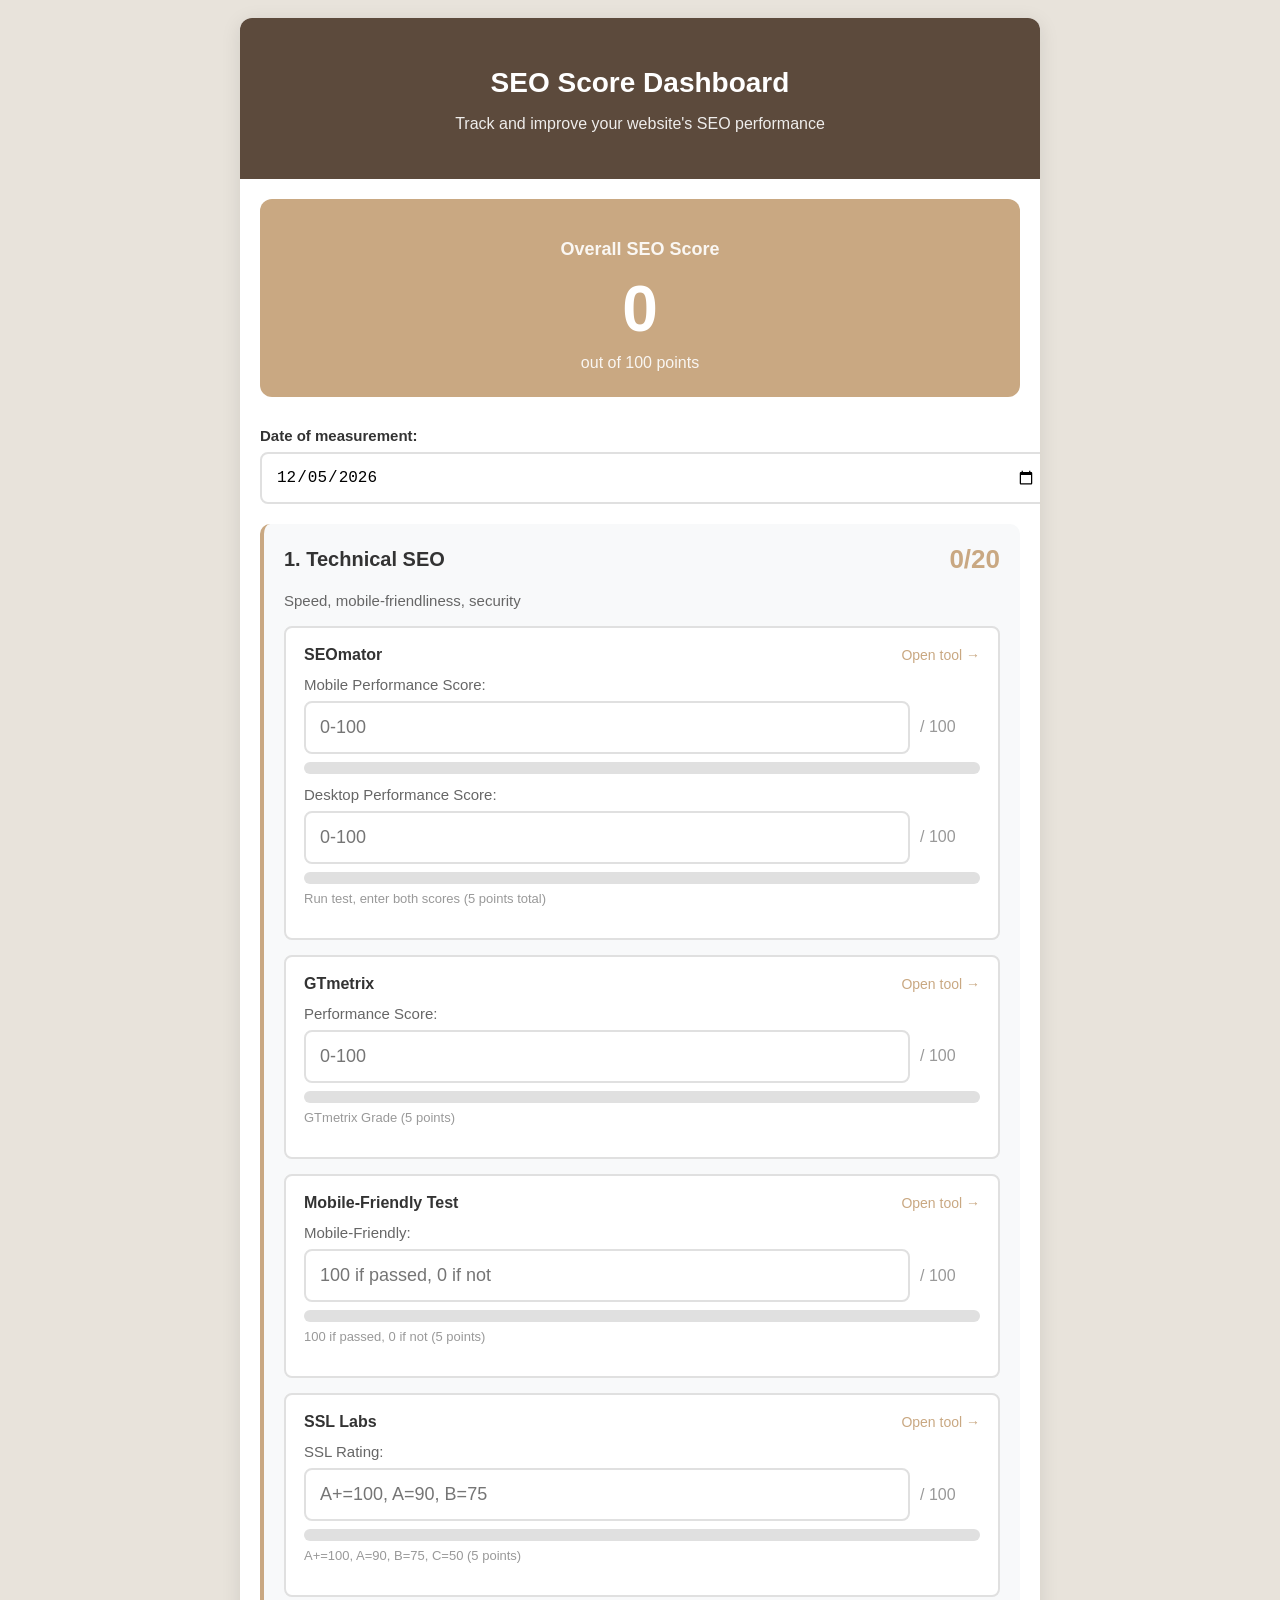
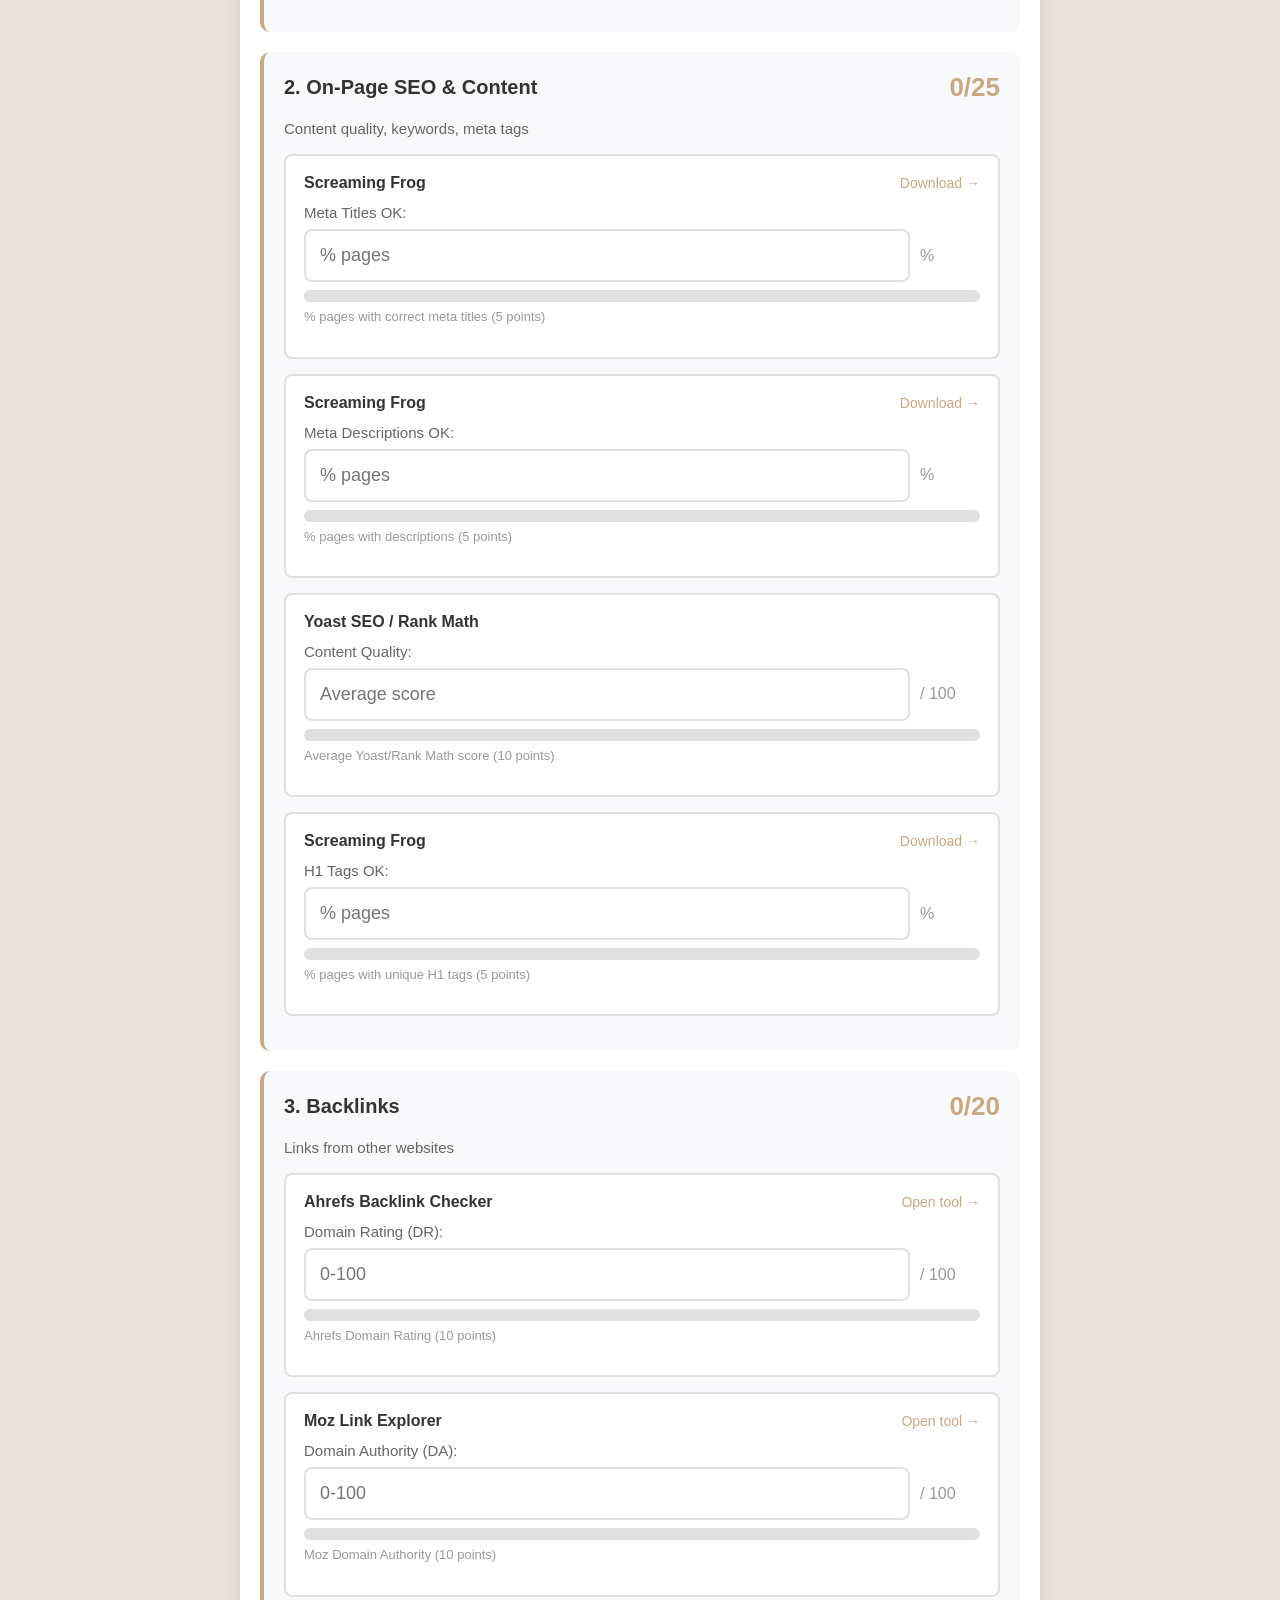
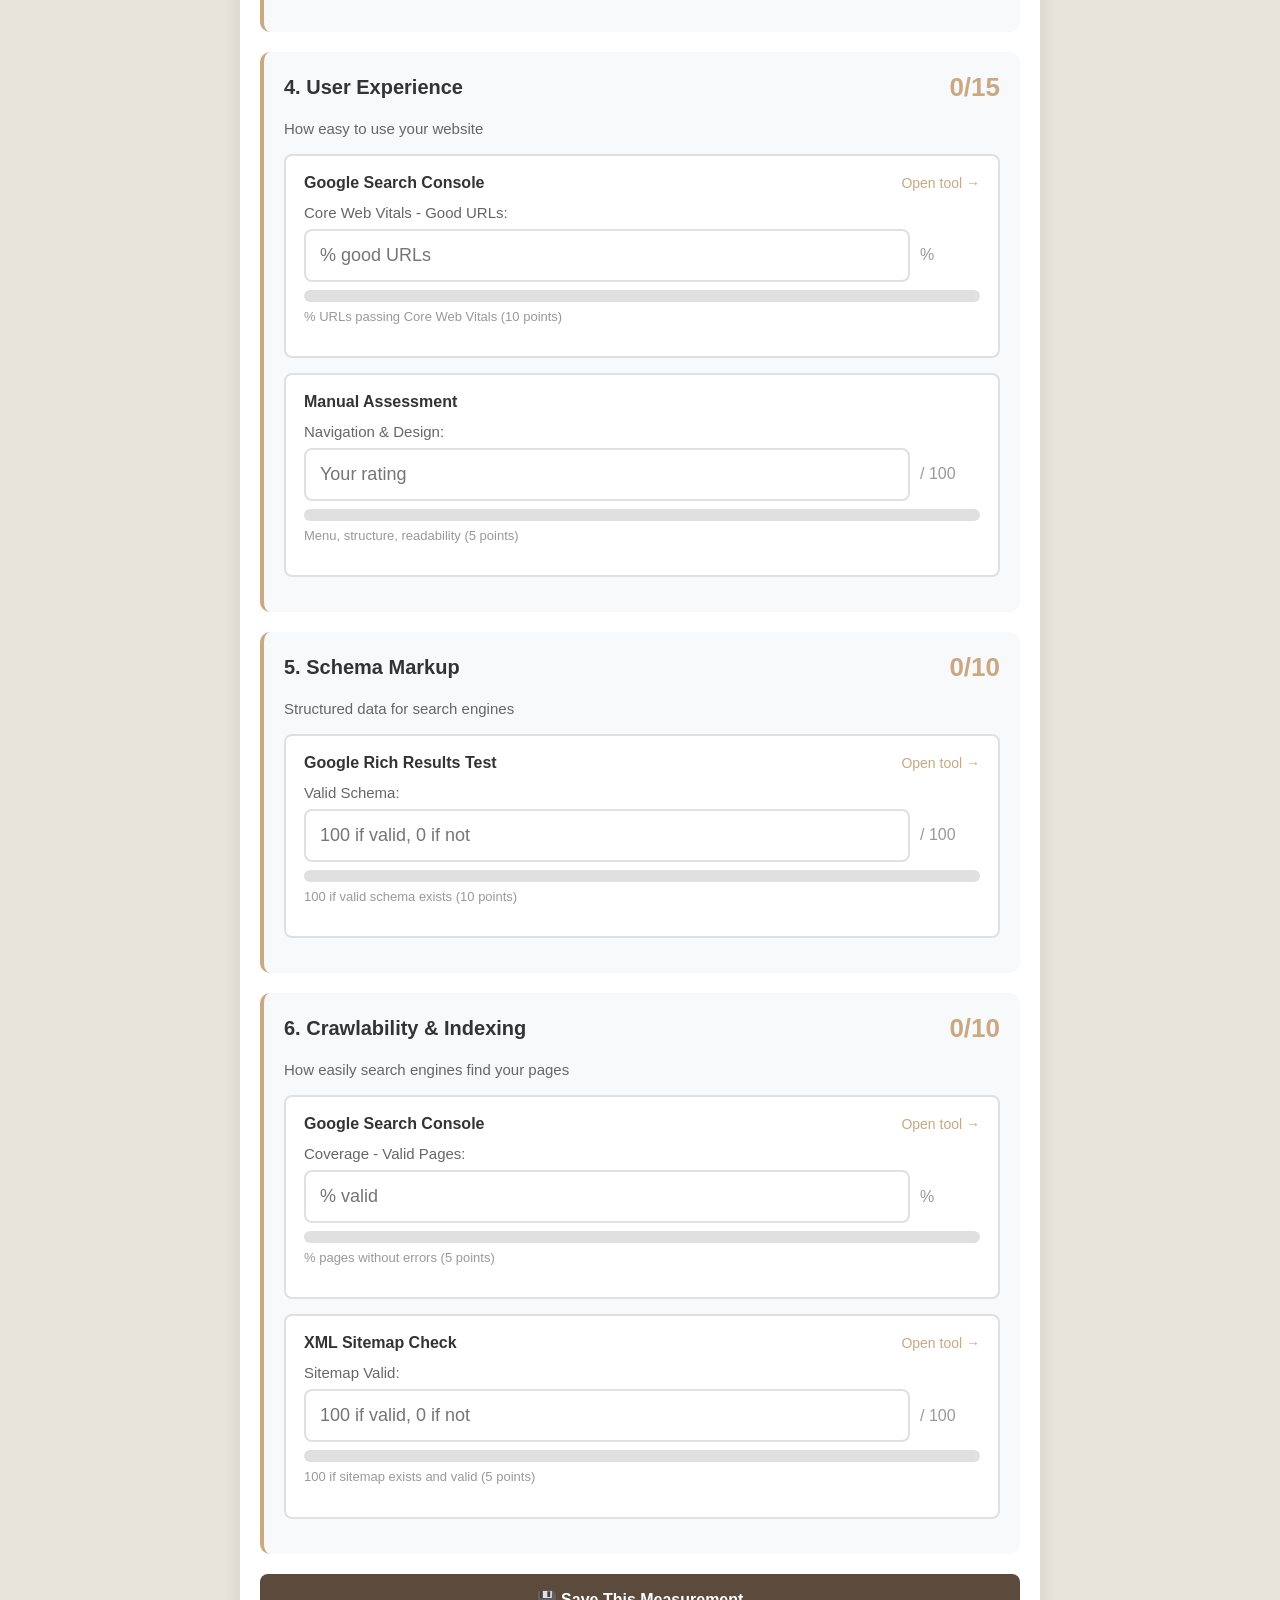
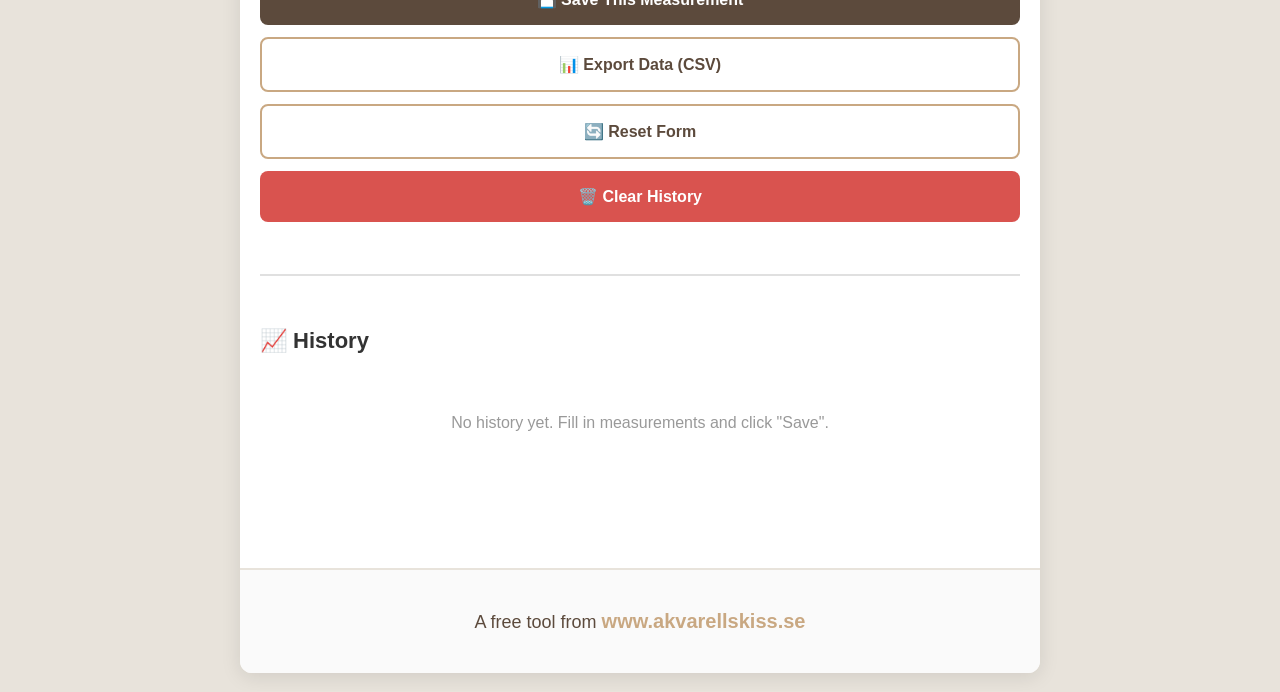
<file: old-seo-dashboard.html>
<!DOCTYPE html>
<html lang="en">
<head>
    <meta charset="UTF-8">
    <meta name="viewport" content="width=device-width, initial-scale=1.0">
    <title>SEO Score Dashboard - Track Your Website Performance</title>
    <link rel="stylesheet" href="style.css">
</head>
<body>
    <div class="container">
        <div class="header">
            <h1>SEO Score Dashboard</h1>
            <p>Track and improve your website's SEO performance</p>
        </div>
        
        <div class="main-content">
            <div class="overall-score">
                <h2>Overall SEO Score</h2>
                <div class="score-display" id="overallScore">0</div>
                <div class="score-label">out of 100 points</div>
            </div>
            
            <div>
                <label for="checkDate" style="font-size: 15px; font-weight: 600; margin-bottom: 8px; display: block;">Date of measurement:</label>
                <input type="date" id="checkDate" class="date-input">
            </div>
            
            <!-- Technical SEO -->
            <div class="category">
                <div class="category-header">
                    <div class="category-title">1. Technical SEO</div>
                    <div class="category-score" id="techScore">0/20</div>
                </div>
                <div class="category-description">Speed, mobile-friendliness, security</div>
                
                <div class="tool">
                    <div class="tool-header">
                        <span class="tool-name">SEOmator</span>
                        <https://seomator.com/mobile-friendly-test" target="_blank" class="tool-link">Open tool →</a>
                    </div>
                    
                    <div class="score-input-group">
                        <label>Mobile Performance Score:</label>
                        <div class="input-row">
                            <input type="number" min="0" max="100" id="pagespeed_mobile" data-category="tech" data-weight="2.5" placeholder="0-100">
                            <span class="unit">/ 100</span>
                        </div>
                        <div class="progress-visual">
                            <div class="progress-fill" id="progress_pagespeed_mobile" style="width: 0%"></div>
                        </div>
                    </div>
                    
                    <div class="score-input-group">
                        <label>Desktop Performance Score:</label>
                        <div class="input-row">
                            <input type="number" min="0" max="100" id="pagespeed_desktop" data-category="tech" data-weight="2.5" placeholder="0-100">
                            <span class="unit">/ 100</span>
                        </div>
                        <div class="progress-visual">
                            <div class="progress-fill" id="progress_pagespeed_desktop" style="width: 0%"></div>
                        </div>
                        <div class="metric-help">Run test, enter both scores (5 points total)</div>
                    </div>
                </div>
                
                <div class="tool">
                    <div class="tool-header">
                        <span class="tool-name">GTmetrix</span>
                        <a href="https://gtmetrix.com/" target="_blank" class="tool-link">Open tool →</a>
                    </div>
                    <div class="score-input-group">
                        <label>Performance Score:</label>
                        <div class="input-row">
                            <input type="number" min="0" max="100" id="gtmetrix" data-category="tech" data-weight="5" placeholder="0-100">
                            <span class="unit">/ 100</span>
                        </div>
                        <div class="progress-visual">
                            <div class="progress-fill" id="progress_gtmetrix" style="width: 0%"></div>
                        </div>
                        <div class="metric-help">GTmetrix Grade (5 points)</div>
                    </div>
                </div>
                
                <div class="tool">
                    <div class="tool-header">
                        <span class="tool-name">Mobile-Friendly Test</span>
                        <a href="https://seomator.com/mobile-friendly-test" target="_blank" class="tool-link">Open tool →</a>
                    </div>
                    <div class="score-input-group">
                        <label>Mobile-Friendly:</label>
                        <div class="input-row">
                            <input type="number" min="0" max="100" id="mobile" data-category="tech" data-weight="5" placeholder="100 if passed, 0 if not">
                            <span class="unit">/ 100</span>
                        </div>
                        <div class="progress-visual">
                            <div class="progress-fill" id="progress_mobile" style="width: 0%"></div>
                        </div>
                        <div class="metric-help">100 if passed, 0 if not (5 points)</div>
                    </div>
                </div>
                
                <div class="tool">
                    <div class="tool-header">
                        <span class="tool-name">SSL Labs</span>
                        <a href="https://www.ssllabs.com/ssltest/" target="_blank" class="tool-link">Open tool →</a>
                    </div>
                    <div class="score-input-group">
                        <label>SSL Rating:</label>
                        <div class="input-row">
                            <input type="number" min="0" max="100" id="ssl" data-category="tech" data-weight="5" placeholder="A+=100, A=90, B=75">
                            <span class="unit">/ 100</span>
                        </div>
                        <div class="progress-visual">
                            <div class="progress-fill" id="progress_ssl" style="width: 0%"></div>
                        </div>
                        <div class="metric-help">A+=100, A=90, B=75, C=50 (5 points)</div>
                    </div>
                </div>
            </div>
            
            <!-- On-Page SEO -->
            <div class="category">
                <div class="category-header">
                    <div class="category-title">2. On-Page SEO & Content</div>
                    <div class="category-score" id="contentScore">0/25</div>
                </div>
                <div class="category-description">Content quality, keywords, meta tags</div>
                
                <div class="tool">
                    <div class="tool-header">
                        <span class="tool-name">Screaming Frog</span>
                        <a href="https://www.screamingfrog.co.uk/seo-spider/" target="_blank" class="tool-link">Download →</a>
                    </div>
                    <div class="score-input-group">
                        <label>Meta Titles OK:</label>
                        <div class="input-row">
                            <input type="number" min="0" max="100" id="metatitles" data-category="content" data-weight="5" placeholder="% pages">
                            <span class="unit">%</span>
                        </div>
                        <div class="progress-visual">
                            <div class="progress-fill" id="progress_metatitles" style="width: 0%"></div>
                        </div>
                        <div class="metric-help">% pages with correct meta titles (5 points)</div>
                    </div>
                </div>
                
                <div class="tool">
                    <div class="tool-header">
                        <span class="tool-name">Screaming Frog</span>
                        <a href="https://www.screamingfrog.co.uk/seo-spider/" target="_blank" class="tool-link">Download →</a>
                    </div>
                    <div class="score-input-group">
                        <label>Meta Descriptions OK:</label>
                        <div class="input-row">
                            <input type="number" min="0" max="100" id="metadesc" data-category="content" data-weight="5" placeholder="% pages">
                            <span class="unit">%</span>
                        </div>
                        <div class="progress-visual">
                            <div class="progress-fill" id="progress_metadesc" style="width: 0%"></div>
                        </div>
                        <div class="metric-help">% pages with descriptions (5 points)</div>
                    </div>
                </div>
                
                <div class="tool">
                    <div class="tool-header">
                        <span class="tool-name">Yoast SEO / Rank Math</span>
                    </div>
                    <div class="score-input-group">
                        <label>Content Quality:</label>
                        <div class="input-row">
                            <input type="number" min="0" max="100" id="contentquality" data-category="content" data-weight="10" placeholder="Average score">
                            <span class="unit">/ 100</span>
                        </div>
                        <div class="progress-visual">
                            <div class="progress-fill" id="progress_contentquality" style="width: 0%"></div>
                        </div>
                        <div class="metric-help">Average Yoast/Rank Math score (10 points)</div>
                    </div>
                </div>
                
                <div class="tool">
                    <div class="tool-header">
                        <span class="tool-name">Screaming Frog</span>
                        <a href="https://www.screamingfrog.co.uk/seo-spider/" target="_blank" class="tool-link">Download →</a>
                    </div>
                    <div class="score-input-group">
                        <label>H1 Tags OK:</label>
                        <div class="input-row">
                            <input type="number" min="0" max="100" id="h1tags" data-category="content" data-weight="5" placeholder="% pages">
                            <span class="unit">%</span>
                        </div>
                        <div class="progress-visual">
                            <div class="progress-fill" id="progress_h1tags" style="width: 0%"></div>
                        </div>
                        <div class="metric-help">% pages with unique H1 tags (5 points)</div>
                    </div>
                </div>
            </div>
            <!-- Backlinks -->
            <div class="category">
                <div class="category-header">
                    <div class="category-title">3. Backlinks</div>
                    <div class="category-score" id="backlinkScore">0/20</div>
                </div>
                <div class="category-description">Links from other websites</div>
                
                <div class="tool">
                    <div class="tool-header">
                        <span class="tool-name">Ahrefs Backlink Checker</span>
                        <a href="https://ahrefs.com/backlink-checker" target="_blank" class="tool-link">Open tool →</a>
                    </div>
                    <div class="score-input-group">
                        <label>Domain Rating (DR):</label>
                        <div class="input-row">
                            <input type="number" min="0" max="100" id="ahrefs" data-category="backlink" data-weight="10" placeholder="0-100">
                            <span class="unit">/ 100</span>
                        </div>
                        <div class="progress-visual">
                            <div class="progress-fill" id="progress_ahrefs" style="width: 0%"></div>
                        </div>
                        <div class="metric-help">Ahrefs Domain Rating (10 points)</div>
                    </div>
                </div>
                
                <div class="tool">
                    <div class="tool-header">
                        <span class="tool-name">Moz Link Explorer</span>
                        <a href="https://moz.com/link-explorer" target="_blank" class="tool-link">Open tool →</a>
                    </div>
                    <div class="score-input-group">
                        <label>Domain Authority (DA):</label>
                        <div class="input-row">
                            <input type="number" min="0" max="100" id="moz" data-category="backlink" data-weight="10" placeholder="0-100">
                            <span class="unit">/ 100</span>
                        </div>
                        <div class="progress-visual">
                            <div class="progress-fill" id="progress_moz" style="width: 0%"></div>
                        </div>
                        <div class="metric-help">Moz Domain Authority (10 points)</div>
                    </div>
                </div>
            </div>
            
            <!-- User Experience -->
            <div class="category">
                <div class="category-header">
                    <div class="category-title">4. User Experience</div>
                    <div class="category-score" id="uxScore">0/15</div>
                </div>
                <div class="category-description">How easy to use your website</div>
                
                <div class="tool">
                    <div class="tool-header">
                        <span class="tool-name">Google Search Console</span>
                        <a href="https://search.google.com/search-console" target="_blank" class="tool-link">Open tool →</a>
                    </div>
                    <div class="score-input-group">
                        <label>Core Web Vitals - Good URLs:</label>
                        <div class="input-row">
                            <input type="number" min="0" max="100" id="corevitals" data-category="ux" data-weight="10" placeholder="% good URLs">
                            <span class="unit">%</span>
                        </div>
                        <div class="progress-visual">
                            <div class="progress-fill" id="progress_corevitals" style="width: 0%"></div>
                        </div>
                        <div class="metric-help">% URLs passing Core Web Vitals (10 points)</div>
                    </div>
                </div>
                
                <div class="tool">
                    <div class="tool-header">
                        <span class="tool-name">Manual Assessment</span>
                    </div>
                    <div class="score-input-group">
                        <label>Navigation & Design:</label>
                        <div class="input-row">
                            <input type="number" min="0" max="100" id="navigation" data-category="ux" data-weight="5" placeholder="Your rating">
                            <span class="unit">/ 100</span>
                        </div>
                        <div class="progress-visual">
                            <div class="progress-fill" id="progress_navigation" style="width: 0%"></div>
                        </div>
                        <div class="metric-help">Menu, structure, readability (5 points)</div>
                    </div>
                </div>
            </div>
            
            <!-- Schema Markup -->
            <div class="category">
                <div class="category-header">
                    <div class="category-title">5. Schema Markup</div>
                    <div class="category-score" id="schemaScore">0/10</div>
                </div>
                <div class="category-description">Structured data for search engines</div>
                
                <div class="tool">
                    <div class="tool-header">
                        <span class="tool-name">Google Rich Results Test</span>
                        <a href="https://search.google.com/test/rich-results" target="_blank" class="tool-link">Open tool →</a>
                    </div>
                    <div class="score-input-group">
                        <label>Valid Schema:</label>
                        <div class="input-row">
                            <input type="number" min="0" max="100" id="richresults" data-category="schema" data-weight="10" placeholder="100 if valid, 0 if not">
                            <span class="unit">/ 100</span>
                        </div>
                        <div class="progress-visual">
                            <div class="progress-fill" id="progress_richresults" style="width: 0%"></div>
                        </div>
                        <div class="metric-help">100 if valid schema exists (10 points)</div>
                    </div>
                </div>
            </div>
            
            <!-- Crawlability -->
            <div class="category">
                <div class="category-header">
                    <div class="category-title">6. Crawlability & Indexing</div>
                    <div class="category-score" id="crawlScore">0/10</div>
                </div>
                <div class="category-description">How easily search engines find your pages</div>
                
                <div class="tool">
                    <div class="tool-header">
                        <span class="tool-name">Google Search Console</span>
                        <a href="https://search.google.com/search-console" target="_blank" class="tool-link">Open tool →</a>
                    </div>
                    <div class="score-input-group">
                        <label>Coverage - Valid Pages:</label>
                        <div class="input-row">
                            <input type="number" min="0" max="100" id="coverage" data-category="crawl" data-weight="5" placeholder="% valid">
                            <span class="unit">%</span>
                        </div>
                        <div class="progress-visual">
                            <div class="progress-fill" id="progress_coverage" style="width: 0%"></div>
                        </div>
                        <div class="metric-help">% pages without errors (5 points)</div>
                    </div>
                </div>
                
                <div class="tool">
                    <div class="tool-header">
                        <span class="tool-name">XML Sitemap Check</span>
                        <a href="https://www.xml-sitemaps.com/" target="_blank" class="tool-link">Open tool →</a>
                    </div>
                    <div class="score-input-group">
                        <label>Sitemap Valid:</label>
                        <div class="input-row">
                            <input type="number" min="0" max="100" id="sitemap" data-category="crawl" data-weight="5" placeholder="100 if valid, 0 if not">
                            <span class="unit">/ 100</span>
                        </div>
                        <div class="progress-visual">
                            <div class="progress-fill" id="progress_sitemap" style="width: 0%"></div>
                        </div>
                        <div class="metric-help">100 if sitemap exists and valid (5 points)</div>
                    </div>
                </div>
            </div>
            
            <div class="recommendations" id="recommendations" style="display: none;">
                <h4>🎯 Recommendations for Improvement</h4>
                <ul id="recommendationList"></ul>
            </div>
            
            <button class="btn-primary" onclick="saveScore()">💾 Save This Measurement</button>
            <button class="btn-secondary" onclick="exportData()">📊 Export Data (CSV)</button>
            <button class="btn-secondary" onclick="resetForm()">🔄 Reset Form</button>
            <button class="btn-danger" onclick="clearHistory()">🗑️ Clear History</button>
            
            <div class="history">
                <h3>📈 History</h3>
                <div id="historyList">
                    <p style="text-align: center; color: #999; padding: 40px;">No history yet. Fill in measurements and click "Save".</p>
                </div>
            </div>
        </div>
        
        <div style="text-align: center; padding: 40px 20px; margin-top: 60px; border-top: 2px solid #E8E3DB; background: #fafafa;">
            <p style="font-size: 18px; color: #5C4A3C; margin: 0;">A free tool from <a href="https://www.akvarellskiss.se" target="_blank" style="color: #C9A882; text-decoration: none; font-weight: 700; font-size: 20px;">www.akvarellskiss.se</a></p>
        </div>
    </div>
    
    <script src="script.js"></script>
</body>
</html>
</file>
<file: style.css>
<style>
* {
    margin: 0;
    padding: 0;
    box-sizing: border-box;
}

body {
    font-family: -apple-system, BlinkMacSystemFont, 'Segoe UI', Roboto, sans-serif;
    background: #E8E3DB;
    min-height: 100vh;
    padding: 10px;
    color: #333;
    font-size: 16px;
}

.container {
    max-width: 800px;
    margin: 0 auto;
    background: white;
    border-radius: 12px;
    box-shadow: 0 4px 20px rgba(0,0,0,0.1);
    overflow: hidden;
}

.header {
    background: #5C4A3C;
    color: white;
    padding: 30px 20px;
    text-align: center;
}

.header h1 {
    font-size: 28px;
    margin-bottom: 8px;
}

.header p {
    opacity: 0.9;
    font-size: 16px;
}

.main-content {
    padding: 20px;
}

.overall-score {
    text-align: center;
    margin-bottom: 30px;
    padding: 25px;
    background: #C9A882;
    border-radius: 12px;
    color: white;
}

.overall-score h2 {
    font-size: 18px;
    margin-bottom: 12px;
    opacity: 0.9;
}

.score-display {
    font-size: 64px;
    font-weight: bold;
    margin-bottom: 8px;
}

.score-label {
    font-size: 16px;
    opacity: 0.9;
}

.category {
    background: #f8f9fa;
    border-radius: 10px;
    padding: 20px;
    margin-bottom: 20px;
    border-left: 4px solid #C9A882;
}

.category-header {
    display: flex;
    justify-content: space-between;
    align-items: center;
    margin-bottom: 15px;
    flex-wrap: wrap;
    gap: 10px;
}

.category-title {
    font-size: 20px;
    font-weight: 600;
    color: #333;
}

.category-score {
    font-size: 26px;
    font-weight: bold;
    color: #C9A882;
}

.category-description {
    font-size: 15px;
    color: #666;
    margin-bottom: 15px;
    line-height: 1.4;
}

.tool {
    background: white;
    padding: 18px;
    border-radius: 8px;
    border: 2px solid #e0e0e0;
    margin-bottom: 15px;
}

.tool-header {
    display: flex;
    justify-content: space-between;
    align-items: center;
    margin-bottom: 12px;
    flex-wrap: wrap;
    gap: 8px;
}

.tool-name {
    font-weight: 600;
    font-size: 16px;
    color: #333;
}

.tool-link {
    font-size: 14px;
    color: #C9A882;
    text-decoration: none;
}

.score-input-group {
    margin-bottom: 12px;
}

.score-input-group label {
    display: block;
    font-size: 15px;
    color: #666;
    margin-bottom: 8px;
    font-weight: 500;
}

.input-row {
    display: flex;
    align-items: center;
    gap: 10px;
    margin-bottom: 8px;
}

.score-input-group input {
    flex: 1;
    padding: 14px;
    border: 2px solid #e0e0e0;
    border-radius: 8px;
    font-size: 18px;
    transition: border-color 0.3s;
    min-width: 0;
}

.score-input-group input:focus {
    outline: none;
    border-color: #C9A882;
}

.unit {
    font-size: 16px;
    color: #999;
    min-width: 60px;
}

.progress-visual {
    height: 12px;
    background: #e0e0e0;
    border-radius: 6px;
    overflow: hidden;
    margin-top: 8px;
}

.progress-fill {
    height: 100%;
    background: #C9A882;
    transition: width 0.3s ease;
    border-radius: 6px;
}

.metric-help {
    font-size: 13px;
    color: #999;
    margin-top: 6px;
    line-height: 1.4;
}

button {
    width: 100%;
    padding: 16px;
    border: none;
    border-radius: 8px;
    font-size: 16px;
    font-weight: 600;
    cursor: pointer;
    margin-bottom: 12px;
    transition: all 0.3s;
}

.btn-primary {
    background: #5C4A3C;
    color: white;
}

.btn-primary:hover {
    background: #4a3a2f;
}

.btn-secondary {
    background: white;
    color: #5C4A3C;
    border: 2px solid #C9A882;
}

.btn-danger {
    background: #d9534f;
    color: white;
}

.date-input {
    width: 100%;
    padding: 14px;
    border: 2px solid #e0e0e0;
    border-radius: 8px;
    font-size: 16px;
    margin-bottom: 20px;
}

.history {
    margin-top: 40px;
    padding-top: 30px;
    border-top: 2px solid #e0e0e0;
}

.history h3 {
    font-size: 22px;
    margin-bottom: 20px;
}

.history-item {
    background: #f8f9fa;
    padding: 18px;
    border-radius: 8px;
    margin-bottom: 12px;
}

.history-date {
    font-weight: 600;
    font-size: 16px;
    margin-bottom: 10px;
}

.history-score {
    font-size: 32px;
    font-weight: bold;
    color: #C9A882;
}

.progress-indicator {
    display: flex;
    align-items: center;
    gap: 12px;
}

.progress-bar {
    flex: 1;
    height: 10px;
    background: #e0e0e0;
    border-radius: 5px;
    overflow: hidden;
}

.recommendations {
    background: #fff9e6;
    border-left: 4px solid #f0ad4e;
    padding: 18px;
    border-radius: 8px;
    margin: 20px 0;
}

.recommendations h4 {
    color: #8b6914;
    margin-bottom: 10px;
    font-size: 17px;
}

.recommendations ul {
    margin-left: 20px;
}

.recommendations li {
    margin-bottom: 8px;
    font-size: 15px;
    line-height: 1.5;
}
</style>
</file>
